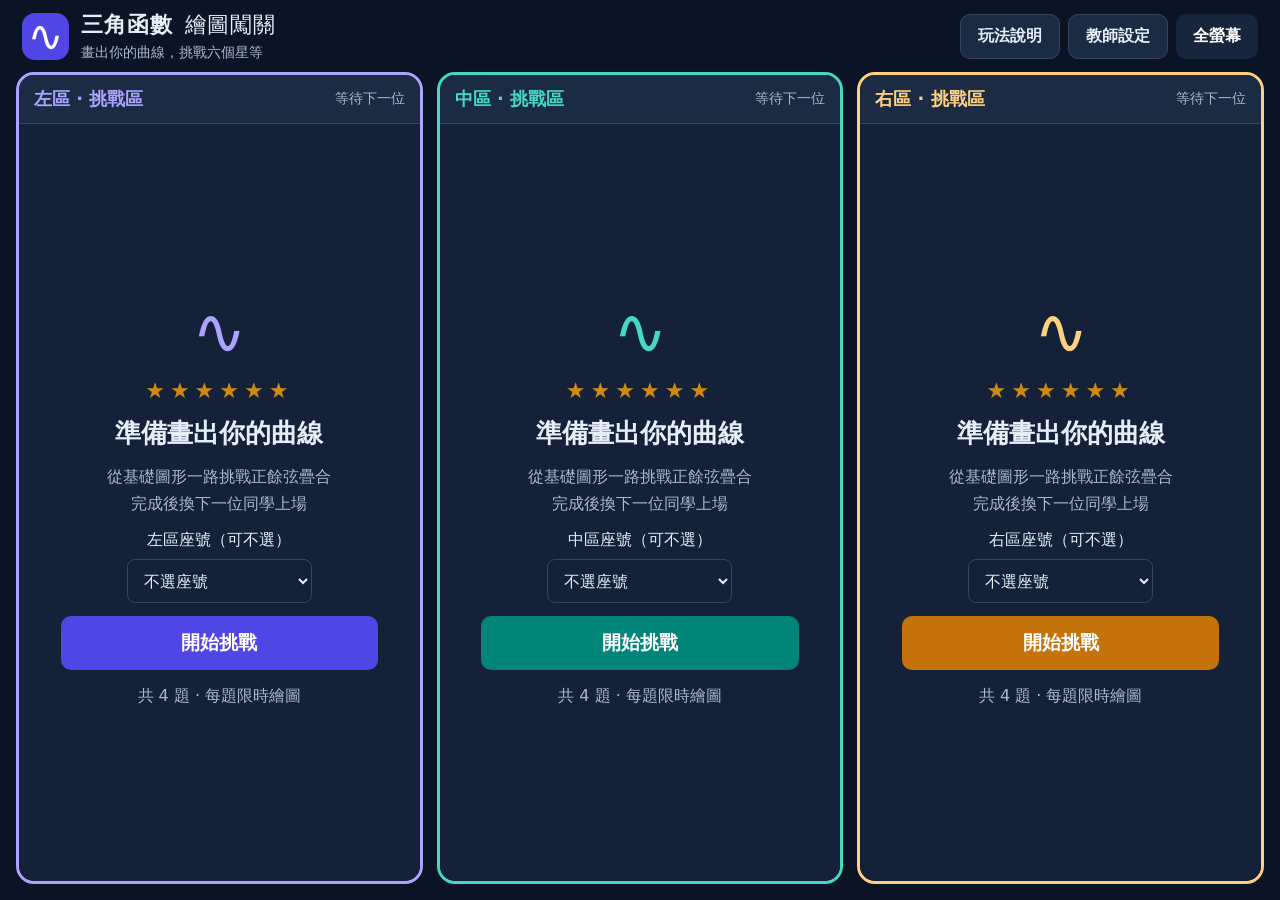
<file: index.html>
<!doctype html>
<html lang="zh-Hant">
<head>
<meta charset="utf-8"><meta name="viewport" content="width=device-width,initial-scale=1,maximum-scale=1,user-scalable=no">
<title>三角函數・繪圖闖關</title>
<meta name="description" content="三人同屏觸控三角函數繪圖遊戲：六個星等、隨機題目與圖形評分。">
<link rel="icon" href="data:image/svg+xml,%3Csvg xmlns='http://www.w3.org/2000/svg' viewBox='0 0 32 32'%3E%3Crect width='32' height='32' rx='8' fill='%234f46e5'/%3E%3Cpath d='M4 16Q10 2 16 16T28 16' fill='none' stroke='white' stroke-width='3'/%3E%3C/svg%3E">
<link rel="stylesheet" href="style.css?v=1.5">
<script defer src="engine.js?v=1.5"></script><script defer src="app.js?v=1.5"></script>
</head>
<body>
<header class="topbar"><div class="brand"><span class="brand-mark">∿</span><div><h1>三角函數<span>繪圖闖關</span></h1><p>畫出你的曲線，挑戰六個星等</p></div></div><div class="top-actions"><button id="helpBtn" class="quiet">玩法說明</button><button id="settingsBtn" class="quiet">教師設定</button><button id="fullBtn" class="dark-btn">全螢幕</button></div></header>
<main id="lanes" class="lanes" aria-label="三個獨立遊戲區"></main>
<dialog id="settingsDialog"><form id="settingsForm"><div class="dialog-head"><div><p class="eyebrow">TEACHER SETTINGS</p><h2>教師設定</h2></div><button type="button" class="quiet close-dialog">關閉</button></div><p class="settings-note">題目、題數、限時與求救卡設定套用到下一位學生；目前遊戲繼續進行。主題、參考線與座標標示立即套用。</p><div class="general-settings"><label>背景主題<select name="theme"><option value="light">淺色</option><option value="dark">深色</option></select></label><label>參考線顏色<input type="color" name="gridColor"></label><label>參考線粗細<select name="gridWidth"><option value="0.5">0.5 px</option><option value="1">1 px</option><option value="1.5">1.5 px</option><option value="2">2 px</option><option value="3">3 px</option></select></label><label>座標標示文字大小（px）<input type="number" name="axisFontSize" min="10" max="28" step="1" required></label><label>座標標示文字顏色<input type="color" name="axisLabelColor"></label><label>每題求救卡累積上限<select name="helpCards"><option value="0">0 張（停用）</option><option value="1">1 張</option><option value="2">2 張</option><option value="3">3 張</option></select></label><label>首張求救卡等待（秒）<input type="number" name="helpFirstDelay" min="0" max="300" step="1" required></label><label>後續求救卡間隔（秒）<input type="number" name="helpInterval" min="1" max="300" step="1" required></label><label>座號起點<input type="number" name="seatMin" min="1" max="99" required></label><label>座號終點<input type="number" name="seatMax" min="1" max="99" required></label></div><p class="settings-note">座標標示文字可設 10～28 px；窄視窗會適度縮小，以避免刻度重疊。文字大小與顏色儲存後立即套用。</p><p class="settings-note">求救卡預設第 15 秒取得第一張，之後每 10 秒取得一張，每題累積及使用上限為 3 張。未使用的卡會保留；使用後不補發超過上限。首張等待可設 0～300 秒，後續間隔可設 1～300 秒。每張隨機揭示並鎖定一個 π/2 區間。求救區間計入正確作答，整題分數依使用次數乘 0.8 的次方，最後四捨五入。</p><div id="levelSettings"></div><p id="settingsError" class="error" role="alert"></p><p class="settings-note"><a href="touch-test.html" target="_blank" rel="noopener">開啟三人觸控診斷</a>：可比較 AirSync 與有線連接送到瀏覽器的觸控點數。</p><div class="dialog-footer"><button type="button" id="defaultsBtn" class="quiet">恢復預設設定</button><button type="submit" class="primary">儲存設定</button></div></form></dialog>
<dialog id="helpDialog"><div class="dialog-head"><h2>玩法說明</h2><button class="quiet close-dialog">關閉</button></div><ol class="help-list"><li>選填座號，按「開始挑戰」。三個區域各自獨立。</li><li>根據上方題目，在座標區畫出 −2π 到 2π 的函數圖。x 軸細格為 π/4，y 軸範圍與刻度會隨題目自動調整。</li><li>使用「細筆」畫圖；畫錯時切換「橡皮擦」擦除。tan 各段曲線需分開畫，不要連過漸近線。</li><li>求救卡隨時間累積：預設第 15 秒取得第一張，之後每 10 秒一張，每題最多 3 張。等待時顯示倒數，有卡可用時按鈕亮起；可保留卡片稍後再用。每張隨機揭示一個尚未揭示的 π/2 區間，清除該區筆跡，煙霧散去時正確曲線逐漸浮現；霧狀區域立即鎖定，請在其餘區域畫圖。每使用一張，本題得分再乘 0.8，使用三張乘 0.512；復原不會退回求救卡。</li><li>按「確定送出」取得 0～100 分，2 秒後自動換題。時間到會自動送出；未作答且未使用求救卡時為 0 分。</li><li>送出後：學生筆跡為各區代表色，求救解答為粉紅／紫紅色，橘色虛線為參考答案。繪圖完整度與準確度都影響分數。</li><li>墨水耗盡時，用橡皮擦清除多餘筆跡即可繼續。完成後按「下一位學生」。</li></ol><p class="settings-note">固定取 40 個等距 x 位置評分，未畫到的位置得 0 分。tan 在 y 範圍外或沒有定義的位置不計分。預設 1～6 星題數依序為 1、1、1、0、0、1 題，共 4 題；限時依序為 40、60、80、100、100、120 秒。完成全部題目後顯示總分。</p></dialog>
<div id="toast" role="status"></div>
</body></html>
</file>
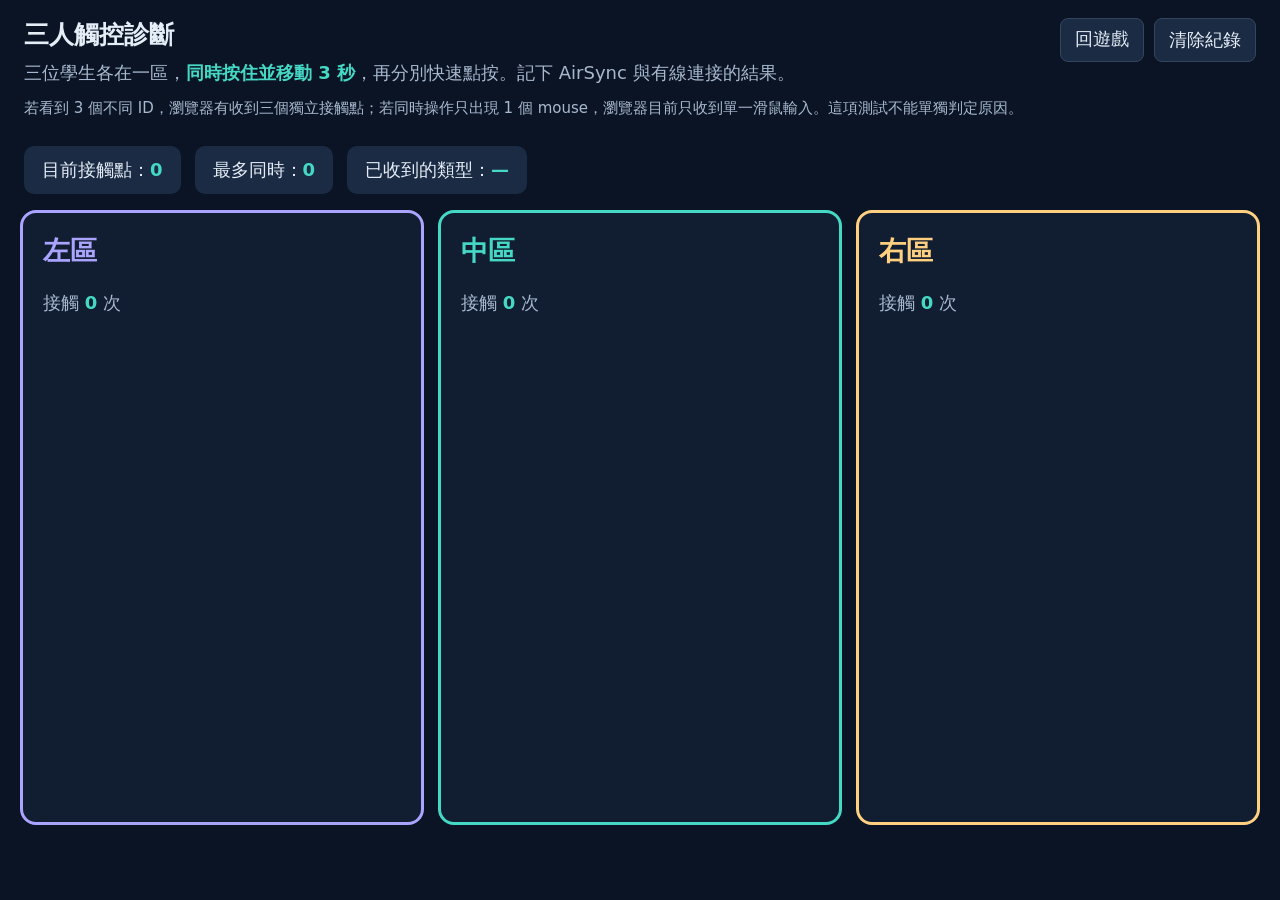
<file: touch-test.html>
<!doctype html>
<html lang="zh-Hant"><head><meta charset="utf-8"><meta name="viewport" content="width=device-width,initial-scale=1"><title>三人觸控診斷</title><style>
*{box-sizing:border-box}body{margin:0;background:#0b1425;color:#e5edf7;font:18px "Microsoft JhengHei",system-ui,sans-serif}header{padding:18px 24px}h1{font-size:25px;margin:0 0 8px}p{margin:8px 0;line-height:1.6;color:#a8b9cf}.stats{display:flex;gap:14px;flex-wrap:wrap;padding:0 24px 16px}.stats span{padding:12px 18px;background:#1b2b44;border-radius:10px}strong{color:#45d9c5}.pads{display:grid;grid-template-columns:repeat(3,minmax(0,1fr));height:calc(100dvh - 265px);min-height:220px;gap:14px;padding:0 20px 20px}.pad{position:relative;border:3px solid var(--color);border-radius:16px;overflow:hidden;background:#111d30;touch-action:none;user-select:none;-webkit-user-select:none}.pad h2{margin:20px;color:var(--color);pointer-events:none}.pad p{margin:20px;pointer-events:none}.contact{position:absolute;width:66px;height:66px;transform:translate(-50%,-50%);border:3px solid var(--color);border-radius:50%;display:grid;place-items:center;background:#1b2b44;font-size:13px;pointer-events:none}a,button{font:inherit;color:#e5edf7;background:#1b2b44;border:1px solid #34465f;border-radius:8px;padding:8px 14px;text-decoration:none;min-height:44px}button{cursor:pointer;touch-action:manipulation}header nav{float:right;display:flex;gap:10px}.hint{font-size:15px}@media(max-height:650px){header{padding:10px 18px}h1{font-size:22px}.hint{display:none}.pads{height:calc(100dvh - 210px)}}
</style></head><body>
<header><nav><a href="index.html">回遊戲</a><button id="reset">清除紀錄</button></nav><h1>三人觸控診斷</h1><p>三位學生各在一區，<strong>同時按住並移動 3 秒</strong>，再分別快速點按。記下 AirSync 與有線連接的結果。</p><p class="hint">若看到 3 個不同 ID，瀏覽器有收到三個獨立接觸點；若同時操作只出現 1 個 mouse，瀏覽器目前只收到單一滑鼠輸入。這項測試不能單獨判定原因。</p></header>
<div class="stats" aria-live="polite"><span>目前接觸點：<strong id="active">0</strong></span><span>最多同時：<strong id="maximum">0</strong></span><span>已收到的類型：<strong id="types">—</strong></span></div>
<main class="pads"><section class="pad" style="--color:#aaa4ff"><h2>左區</h2><p>接觸 <strong class="count">0</strong> 次</p></section><section class="pad" style="--color:#45d9c5"><h2>中區</h2><p>接觸 <strong class="count">0</strong> 次</p></section><section class="pad" style="--color:#ffd080"><h2>右區</h2><p>接觸 <strong class="count">0</strong> 次</p></section></main>
<script>
'use strict';const contacts=new Map(),types=new Set();let maximum=0;
function stats(){document.querySelector('#active').textContent=contacts.size;maximum=Math.max(maximum,contacts.size);document.querySelector('#maximum').textContent=maximum;document.querySelector('#types').textContent=[...types].join('、')||'—';}
for(const pad of document.querySelectorAll('.pad')){
 pad.addEventListener('pointerdown',e=>{if(e.button>0)return;e.preventDefault();if(contacts.has(e.pointerId))return;types.add(e.pointerType||'未知');const dot=document.createElement('span');dot.className='contact';dot.textContent='ID '+e.pointerId;pad.appendChild(dot);contacts.set(e.pointerId,{pad,dot});pad.querySelector('.count').textContent=Number(pad.querySelector('.count').textContent)+1;try{pad.setPointerCapture(e.pointerId);}catch{}move(e);stats();});
 pad.addEventListener('pointermove',move);
 for(const type of ['pointerup','pointercancel','lostpointercapture'])pad.addEventListener(type,e=>{const item=contacts.get(e.pointerId);if(!item)return;item.dot.remove();contacts.delete(e.pointerId);stats();});
}
function move(e){const item=contacts.get(e.pointerId);if(!item)return;e.preventDefault();const rect=item.pad.getBoundingClientRect();item.dot.style.left=e.clientX-rect.left+'px';item.dot.style.top=e.clientY-rect.top+'px';}
document.querySelector('#reset').onclick=()=>{maximum=contacts.size;types.clear();for(const pad of document.querySelectorAll('.pad'))pad.querySelector('.count').textContent='0';stats();};
document.addEventListener('contextmenu',e=>e.preventDefault());
</script></body></html>
</file>
<file: style.css>
:root{font-family:"Noto Sans TC","Microsoft JhengHei",system-ui,sans-serif;color:#17263d;background:#eaf0f7;font-size:16px;--surface:#fff;--soft:#f4f7fb;--text:#17263d;--muted:#586b82;--line:#d6e0ed;--canvas:#fff;--axis:#536781;--correct:#df641c;--primary:#4f46e5;--shadow:0 8px 24px #243b5710}
*{box-sizing:border-box}body{margin:0;overscroll-behavior:none;user-select:none;-webkit-user-select:none;-webkit-touch-callout:none}body[data-theme=dark]{background:#0b1425;color:#e5edf7;--surface:#142138;--soft:#1b2b44;--text:#e5edf7;--muted:#a8b9cf;--line:#34465f;--canvas:#111d30;--axis:#b9c9dd;--correct:#ffab5e;--shadow:none}button,select,input{font:inherit}button{border:0;border-radius:10px;min-height:45px;padding:10px 17px;font-weight:700;cursor:pointer;touch-action:manipulation;color:var(--text)}button:disabled{cursor:default;opacity:.45}button:focus-visible,select:focus-visible,input:focus-visible{outline:3px solid #ec9b20;outline-offset:3px}.quiet{background:var(--soft);border:1px solid var(--line)}.primary{background:var(--primary);color:white}.dark-btn{background:#17263d;color:white}.topbar{height:86px;display:flex;align-items:center;justify-content:space-between;padding:14px 22px;gap:20px}.brand{display:flex;align-items:center;gap:12px}.brand-mark{display:grid;place-items:center;width:47px;height:47px;border-radius:13px;background:#4f46e5;color:white;font-size:43px;line-height:1}.brand h1{font-size:22px;margin:0;letter-spacing:.04em}.brand h1 span{font-weight:500;margin-left:12px}.brand p{margin:4px 0 0;color:var(--muted);font-size:14px}.top-actions{display:flex;gap:8px}.lanes{display:grid;grid-template-columns:repeat(3,minmax(0,1fr));gap:14px;padding:0 16px 16px;height:calc(100dvh - 86px);min-height:590px}.lane{--accent:#4f46e5;--button:#4f46e5;border:3px solid var(--accent);border-radius:18px;background:var(--surface);box-shadow:var(--shadow);overflow:hidden;display:flex;flex-direction:column;position:relative;min-width:0}.lane:nth-child(2){--accent:#008578;--button:#008578}.lane:nth-child(3){--accent:#c4730b;--button:#c4730b}body[data-theme=dark] .lane{--accent:#aaa4ff}body[data-theme=dark] .lane:nth-child(2){--accent:#45d9c5}body[data-theme=dark] .lane:nth-child(3){--accent:#ffd080}.lane-head{padding:12px 15px;background:var(--soft);display:flex;justify-content:space-between;align-items:center;border-bottom:1px solid var(--line);gap:6px}.lane-name{font-weight:800;color:var(--accent);font-size:18px}.seat-label{font-size:14px;color:var(--muted)}.progress{display:flex;gap:5px;padding:12px 15px 0}.step{height:5px;background:var(--line);flex:1;border-radius:9px}.step.done{background:var(--accent)}.step.current{background:var(--accent);opacity:.55}.question{padding:12px 16px 9px;min-height:113px}.question-meta{display:flex;align-items:center;justify-content:space-between;gap:6px;font-size:14px;color:var(--muted)}.stars{color:#cf8609;letter-spacing:1px;font-weight:800}.formula{font-family:"Cambria Math",Cambria,Georgia,serif;font-size:clamp(22px,2.05vw,36px);margin:10px 0 4px;white-space:nowrap;line-height:1.4;letter-spacing:.015em}.formula .frac{display:inline-flex;vertical-align:middle;flex-direction:column;text-align:center;line-height:1.15;font-size:.72em;margin:0 3px}.frac span:first-child{border-bottom:1.5px solid currentColor;padding:0 3px}.plot-wrap{flex:1;min-height:220px;position:relative;margin:0 10px;border:1px solid var(--line);border-radius:10px;overflow:hidden;background:var(--canvas)}canvas{width:100%;height:100%;display:block;touch-action:none;cursor:crosshair}.plot-hint{position:absolute;top:10px;left:58px;color:var(--muted);font-size:14px;pointer-events:none}.ink-state{padding:8px 15px 0;min-height:29px;font-size:14px;color:var(--muted)}.ink-state.exhausted{color:#d44835;font-weight:700}.toolbar{display:flex;gap:6px;padding:8px 12px}.toolbar button{flex:1;padding:9px 5px;font-size:15px}.tool.active{background:var(--button);color:white;border-color:var(--accent)}.submit{margin:0 12px 12px;background:var(--button);color:white;min-height:48px;font-size:18px}.overlay{position:absolute;inset:54px 0 0;z-index:3;background:var(--surface);display:flex;flex-direction:column;align-items:center;justify-content:center;padding:24px;gap:15px;text-align:center}.welcome-icon{font-size:65px;font-family:Georgia,serif;color:var(--accent);line-height:1}.overlay h2{font-size:26px;margin:0}.overlay p{color:var(--muted);font-size:16px;line-height:1.7;margin:0;max-width:340px}.overlay label{display:flex;flex-direction:column;gap:8px;font-size:16px;min-width:185px}select,input[type=number]{border:1px solid var(--line);background:var(--surface);color:var(--text);border-radius:8px;padding:9px 12px;min-height:44px;width:100%}.overlay .primary{background:var(--button);width:90%;max-width:330px;min-height:54px;font-size:19px}.mini-stars{color:#cc8a12;letter-spacing:5px;font-size:22px}.result-strip{padding:8px 14px;border-top:1px solid var(--line);background:var(--soft);display:none;align-items:center;justify-content:space-between;gap:8px}.result-strip.visible{display:flex}.score{font-size:29px;font-weight:900;color:var(--accent);white-space:nowrap}.result-detail{font-size:14px;color:var(--muted);text-align:right;line-height:1.5}.result-detail strong{color:var(--text)}.result-mode .question{min-height:102px}.result-mode .ink-state,.result-mode .toolbar{display:none}.result-mode .submit{margin-top:10px}.summary-scores{width:100%;display:grid;grid-template-columns:repeat(3,1fr);gap:9px;max-width:380px}.summary-scores div{background:var(--soft);border:1px solid var(--line);border-radius:10px;padding:10px;font-size:14px;color:var(--muted)}.summary-scores strong{display:block;font-size:23px;color:var(--accent);margin-top:5px}.big-score{font-size:68px;color:var(--accent);font-weight:900;line-height:1}.score-caption{font-size:14px;color:var(--muted)}dialog{background:var(--surface);color:var(--text);border:1px solid var(--line);border-radius:18px;max-width:980px;width:92vw;max-height:90dvh;padding:25px;box-shadow:0 24px 100px #0005;overscroll-behavior:contain}dialog::backdrop{background:#08142baa;backdrop-filter:blur(3px)}.dialog-head{display:flex;justify-content:space-between;align-items:center;gap:15px;margin-bottom:12px}.dialog-head h2{margin:0;font-size:26px}.eyebrow{font-size:13px;letter-spacing:.12em;color:var(--muted);margin:0 0 6px}.settings-note{font-size:15px;color:var(--muted);line-height:1.7}.general-settings{display:grid;grid-template-columns:repeat(3,1fr);gap:14px;margin:20px 0}.general-settings label{font-size:15px;display:flex;flex-direction:column;gap:8px}input[type=color]{width:100%;height:44px;border:1px solid var(--line);border-radius:8px;background:var(--surface);padding:3px}.level-card{border:1px solid var(--line);border-radius:12px;background:var(--soft);padding:14px;margin:12px 0}.level-title{display:flex;align-items:center;gap:15px;justify-content:space-between;margin-bottom:10px}.level-title strong{font-size:17px}.count-label{display:flex;align-items:center;gap:10px;font-size:14px}.count-label input{width:77px}.checks{display:flex;gap:12px 20px;flex-wrap:wrap;margin:10px 0}.checks label{display:flex;gap:8px;align-items:center;min-height:30px;font-size:16px}input[type=checkbox]{accent-color:#4f46e5;width:21px;height:21px}.level-card p{font-size:14px;color:var(--muted);margin:8px 0}.dialog-footer{display:flex;justify-content:space-between;gap:15px;margin-top:18px;position:sticky;bottom:-25px;background:var(--surface);padding:15px 0}.error{color:#d44835;font-size:16px;line-height:1.6}.help-list{line-height:1.9;padding-left:25px}.help-list li{padding:4px 0}#toast{position:fixed;left:50%;bottom:24px;transform:translateX(-50%);background:#17263d;color:white;max-width:90vw;border-radius:10px;padding:12px 20px;z-index:20;display:none;box-shadow:0 4px 20px #0004}body:has(dialog[open]){overflow:hidden}
@media(min-width:1700px){.topbar{height:98px}.lanes{height:calc(100dvh - 98px)}.brand h1{font-size:28px}.lane-head{padding:16px 20px}.question{min-height:137px;padding:17px 20px 12px}.question-meta,.seat-label{font-size:17px}.toolbar button{min-height:53px;font-size:18px}.submit{min-height:57px}.lane-name{font-size:22px}}
@media(max-width:900px){.topbar{height:78px;padding:10px 12px}.brand h1{font-size:17px}.brand h1 span{margin-left:6px}.brand p{display:none}.top-actions{gap:5px}.top-actions button{padding:8px;font-size:14px}.lanes{padding:0 8px 8px;gap:8px;height:calc(100dvh - 78px)}.lane-head{padding:10px 8px}.lane-name{font-size:16px}.question{padding:10px 8px;min-height:115px}.formula{font-size:clamp(17px,2.6vw,26px)}.overlay{padding:15px}.overlay h2{font-size:21px}.overlay p{font-size:14px}.toolbar{padding:8px 6px;gap:4px}.toolbar button{font-size:14px}.submit{margin-left:6px;margin-right:6px}.plot-wrap{margin:0 5px}.ink-state{padding-left:9px;font-size:13px}.progress{padding-left:9px;padding-right:9px}.result-detail{font-size:13px}.result-strip{padding:7px}.score{font-size:24px}}
@media(max-width:600px){.topbar{height:auto;min-height:100px;flex-wrap:wrap;gap:8px}.top-actions{width:100%;justify-content:flex-end}.lanes{grid-template-columns:1fr;height:auto;min-height:0}.lane{height:720px}.formula{font-size:28px}.general-settings{grid-template-columns:repeat(2,1fr)}.level-title{gap:8px}.overlay p{font-size:16px}}
/* v1.1: reserve the viewport for the three independent drawing surfaces. */
:root{--header-height:clamp(64px,8dvh,86px)}
@media(min-width:601px){html,body{height:100%;overflow:hidden}.topbar{height:var(--header-height);min-height:0}.lanes{height:calc(100dvh - var(--header-height));min-height:0}.lane-head,.progress,.question,.ink-state,.toolbar,.submit,.result-strip{flex-shrink:0}.plot-wrap{min-height:0}.lane{min-height:0}.overlay{gap:clamp(8px,1.4dvh,15px)}}
.question-meta .counter{flex:1;text-align:center;white-space:nowrap}.countdown{background:var(--soft);border:1px solid var(--line);border-radius:8px;padding:5px 9px;color:var(--text);font-weight:800;font-variant-numeric:tabular-nums;white-space:nowrap;min-width:67px;text-align:center}.countdown.urgent{color:#d44835;background:#fff1ed;border-color:#fac9bc}body[data-theme=dark] .countdown.urgent{background:#492c32;color:#ffb4a2;border-color:#8c4c50}.submit:disabled{opacity:1;background:var(--soft);color:var(--muted);border:1px solid var(--line)}.level-title{flex-wrap:wrap}.level-options{display:flex;gap:16px;align-items:center}.time-label{display:flex;align-items:center;gap:9px;font-size:14px;white-space:nowrap}.time-label select{width:110px}.count-label{white-space:nowrap}
@media(min-width:1700px){:root{--header-height:clamp(76px,9dvh,98px)}}
@media(min-width:601px) and (max-height:800px){:root{--header-height:66px}.topbar{padding:8px 16px}.brand-mark{width:40px;height:40px}.brand h1{font-size:20px}.brand p{font-size:13px}.lane-head{padding:8px 12px}.question{min-height:88px;padding:8px 12px}.formula{margin:6px 0 2px}.progress{padding-top:8px}.toolbar{padding:6px 10px}.toolbar button{min-height:42px;padding:8px 5px}.submit{min-height:44px;margin-bottom:9px}.ink-state{padding-top:6px;min-height:25px}.overlay{padding:16px;gap:10px}.welcome-icon{font-size:45px}.overlay h2{font-size:23px}.overlay p{font-size:15px;line-height:1.5}.overlay .primary{min-height:46px}.overlay label{gap:5px}.big-score{font-size:54px}.summary-scores div{padding:7px}.question-meta{font-size:14px}.countdown{padding:3px 6px}.result-mode .question{min-height:88px}}
@media(min-width:601px) and (max-height:600px){:root{--header-height:56px}.brand p{display:none}.question{min-height:76px}.formula{font-size:24px}.lane-head{padding:5px 9px}.question-meta{font-size:13px}.toolbar button{min-height:36px}.submit{min-height:38px;font-size:16px;margin-top:0}.top-actions button{min-height:38px;padding:7px 10px}.overlay{gap:6px;padding:12px}.overlay p{font-size:14px}.overlay h2{font-size:20px}.welcome-icon{font-size:32px}.mini-stars{font-size:18px}.overlay .primary{min-height:39px}.overlay label{font-size:14px}.overlay select{min-height:35px;padding:5px 8px}.big-score{font-size:40px}.summary-scores strong{font-size:20px}}
@media(max-width:600px){html,body{height:auto;overflow:auto}.lanes{height:auto}.level-options{gap:10px;flex-wrap:wrap}.time-label select{width:95px}}

/* v1.2: activate each lane independently on contact, including secondary touches. */
.toolbar button,.submit,.overlay button{touch-action:none}.toolbar button.pressed,.submit.pressed,.overlay button.pressed{filter:brightness(1.2);box-shadow:inset 0 0 0 3px var(--accent)}a{color:var(--primary)}body[data-theme=dark] a{color:#aaa4ff}

/* v1.4: keep the rescue card alongside the three drawing tools. */
.toolbar .help-card{background:#fae6f0;color:#92314e;border-color:#e7b7c8;white-space:nowrap;font-size:clamp(11px,1vw,18px)}body[data-theme=dark] .toolbar .help-card{background:#41293b;color:#ffc1d0;border-color:#755062}.toolbar .help-card[hidden]{display:none}.toolbar .help-card:disabled{opacity:.55}

/* v1.5: earned cards light up; waiting cards display their own countdown. */
.toolbar .help-card{font-variant-numeric:tabular-nums;transition:background .2s,box-shadow .2s,color .2s}
.toolbar .help-card.help-ready{background:#fbcfe0;color:#802644;border-color:#db6791;box-shadow:0 0 0 1px #ed90b1,0 0 13px #ec48993b}
body[data-theme=dark] .toolbar .help-card.help-ready{background:#793e5a;color:#fff0f5;border-color:#f49bbd;box-shadow:0 0 0 1px #f49bbd,0 0 16px #f472b65c}
</file>
